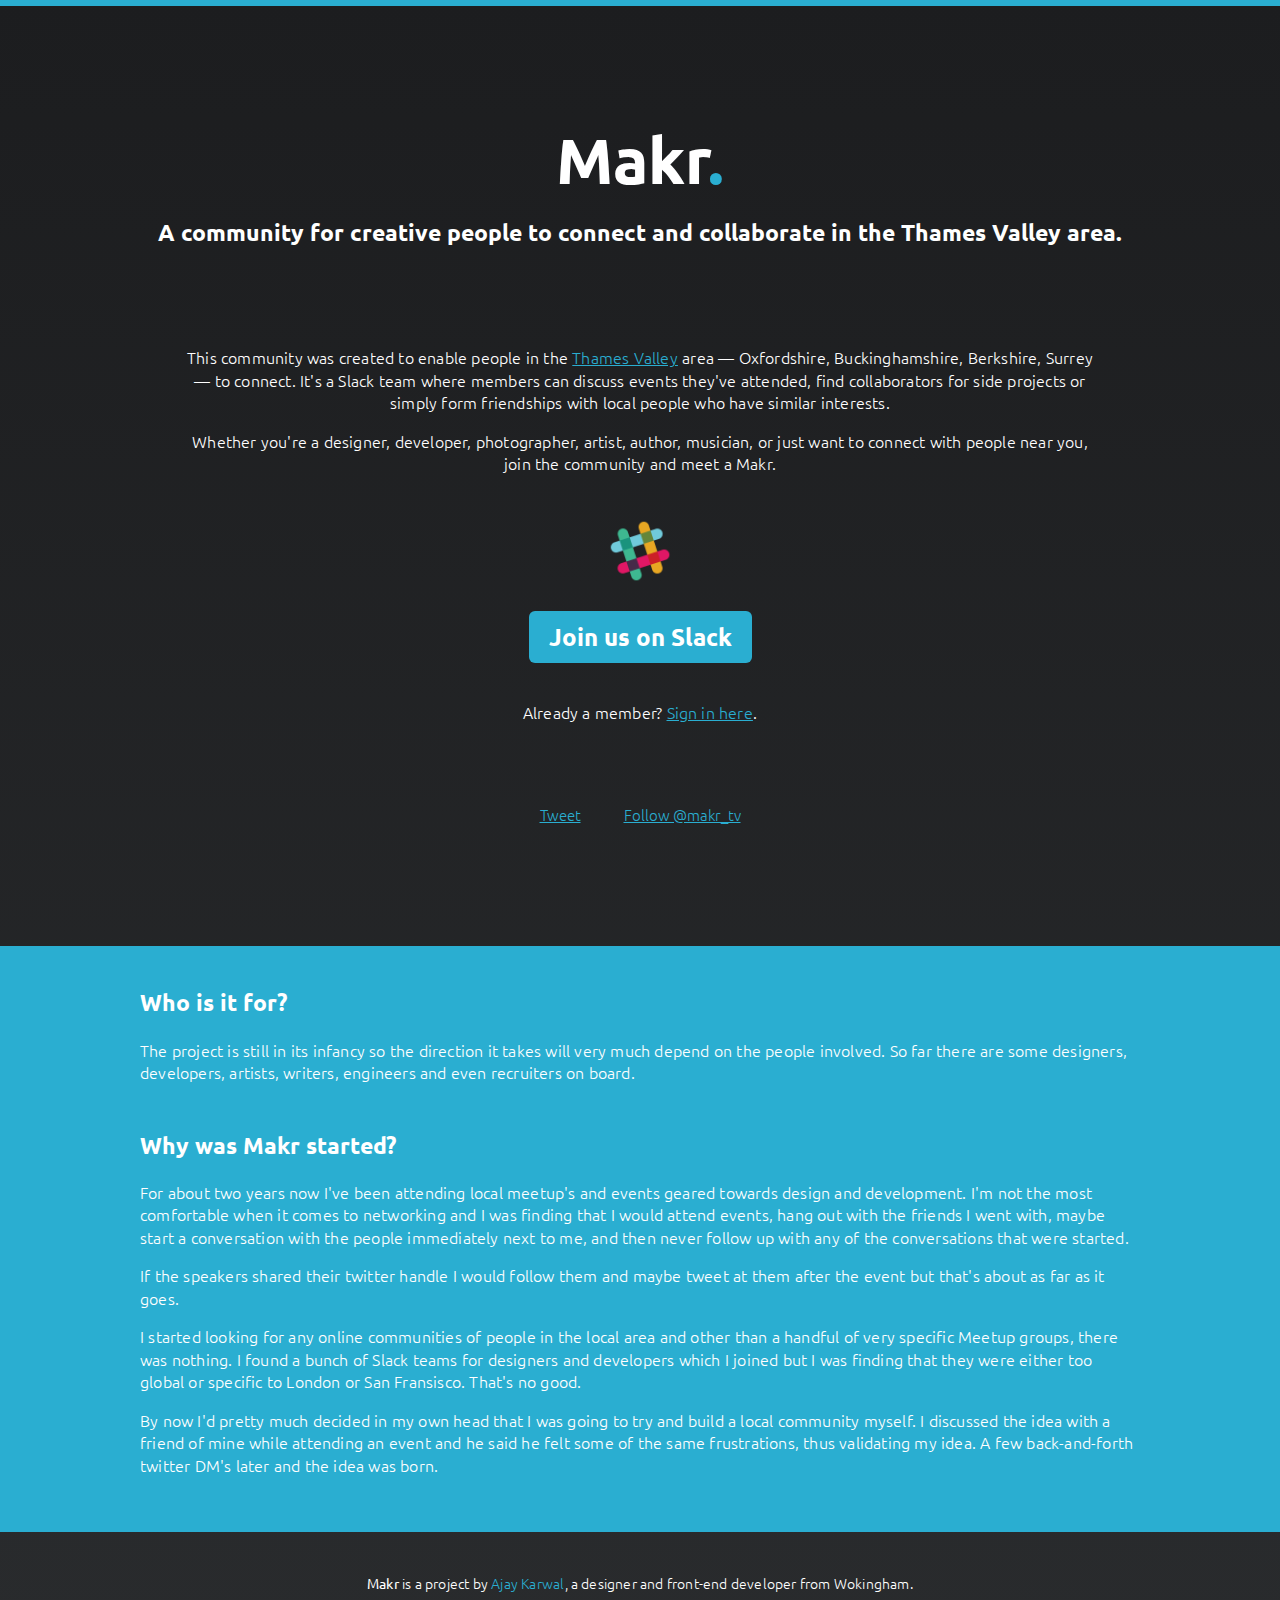
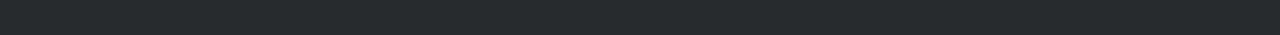
<file: index.html>
<!DOCTYPE html>
<html lang="en">
<head>
  <meta charset="UTF-8">
  <meta name="viewport" content="width=device-width, user-scalable=yes, initial-scale=1.0, minimum-scale=1.0">
  <title>Makr - A place for creative people in Thames Valley to connect</title>
  <meta name="description" content="Makr is a community for people in the Thames Valley area to connect and collaborate on ideas.">
  <meta name="keywords" content="slack community, thames valley, reading, oxford, wokingham, windsor, slough, buckinghamshire, berkshire, creative,">
  <meta name="google-site-verification" content="DfVdEtrYzC-0xLfjy6JMC0zwimhP0ZHBiTUJ7-eVm9E" />
  
  <link rel="apple-touch-icon" sizes="180x180" href="apple-touch-icon.png">
  <link rel="icon" type="image/png" href="favicon-32x32.png" sizes="32x32">
  <link rel="icon" type="image/png" href="favicon-16x16.png" sizes="16x16">
  <link rel="shortcut icon" type="image/x-icon" href="favicon.ico">
  <link rel="manifest" href="manifest.json">
  <link rel="mask-icon" href="safari-pinned-tab.svg" color="#1c1d1f">
  <meta name="theme-color" content="#ffffff">

  <link href="https://fonts.googleapis.com/css?family=Ubuntu+Mono|Ubuntu:300,700" rel="stylesheet">
  <link href="css/site.css" rel="stylesheet">
</head>
<body>
  <header role="banner">
    <h1>Makr<span>.</span></h1>
    <h2>A community for creative people to connect and collaborate in the Thames Valley area.</h2>
  </header>

  <main>
    <div class="container intro">
      <p>
        This community was created to enable people in the <a href="https://en.wikipedia.org/wiki/Thames_Valley" title="Thames Valley information on Wikipedia" target="_blank">Thames Valley</a> area &mdash; Oxfordshire, Buckinghamshire, Berkshire, Surrey &mdash; to connect. It's a Slack team where members can discuss events they've attended, find collaborators for side projects or simply form friendships with local people who have similar interests.
      </p>
      <p>Whether you're a designer, developer, photographer, artist, author, musician, or just want to connect with people near you, join the community and meet a Makr.</p>

      <img src="img/slack-icon.png" alt="Slack" class="slack-logo" />
      
      <a class="typeform-share link btn" href="https://makr.typeform.com/to/hvpFH7" data-mode="1" target="_blank">Join <span id="memberCount">us</span> on Slack</a>
      
      <br />
      <br />
      <p>
        Already a member? <a href="https://makrtv.slack.com/">Sign in here</a>.
      </p>

      <ul class="share-buttons">
        <li>
          <a href="https://twitter.com/share" class="twitter-share-button" data-text="Makr - A #slack community for creative people to connect in the Thames Valley area." data-url="http://makr.tv" data-related="makr_tv,ajaykarwal" data-show-count="false">Tweet</a>
        </li>
        <li>
          <script type="text/javascript" src="http://platform.linkedin.com/in.js"></script><script type="in/share"></script>
        </li>
        <li>
          <a href="https://twitter.com/makr_tv" class="twitter-follow-button" data-show-count="false">Follow @makr_tv</a>
        </li>
      </ul>
    </div>

    <div class="more-info">
      <div class="container">
        <h2>Who is it for?</h2>
        <p>The project is still in its infancy so the direction it takes will very much depend on the people involved. So far there are some designers, developers, artists, writers, engineers and even recruiters on board.</p>

        <h2>Why was Makr started?</h2>
        <p>For about two years now I've been attending local meetup's and events geared towards design and development. I'm not the most comfortable when it comes to networking and I was finding that I would attend events, hang out with the friends I went with, maybe start a conversation with the people immediately next to me, and then never follow up with any of the conversations that were started.</p>
        <p>If the speakers shared their twitter handle I would follow them and maybe tweet at them after the event but that's about as far as it goes.</p>
        <p>I started looking for any online communities of people in the local area and other than a handful of very specific Meetup groups, there was nothing. I found a bunch of Slack teams for designers and developers which I joined but I was finding that they were either too global or specific to London or San Fransisco. That's no good.</p>
        <p>By now I'd pretty much decided in my own head that I was going to try and build a local community myself. I discussed the idea with a friend of mine while attending an event and he said he felt some of the same frustrations, thus validating my idea. A few back-and-forth twitter DM's later and the idea was born.</p>

      </div>
    </div>
  </main>

  <footer role="contentinfo">
    <p><strong>Makr</strong> is a project by <a href="http://twitter.com/ajaykarwal">Ajay Karwal</a>, a designer and front-end developer from Wokingham.</p>
  </footer>

  <script async src="//platform.twitter.com/widgets.js" charset="utf-8"></script>
  <script>(function(){var qs,js,q,s,d=document,gi=d.getElementById,ce=d.createElement,gt=d.getElementsByTagName,id='typef_orm',b='https://s3-eu-west-1.amazonaws.com/share.typeform.com/';if(!gi.call(d,id)){js=ce.call(d,'script');js.id=id;js.src=b+'share.js';q=gt.call(d,'script')[0];q.parentNode.insertBefore(js,q)}})()</script>

  <script>
    (function(i,s,o,g,r,a,m){i['GoogleAnalyticsObject']=r;i[r]=i[r]||function(){
      (i[r].q=i[r].q||[]).push(arguments)},i[r].l=1*new Date();a=s.createElement(o),
      m=s.getElementsByTagName(o)[0];a.async=1;a.src=g;m.parentNode.insertBefore(a,m)
    })(window,document,'script','https://www.google-analytics.com/analytics.js','ga');

    ga('create', 'UA-16609747-9', 'auto');
    ga('send', 'pageview');
  </script>
</body>
</html>
</file>
<file: css/site.css>
*, *::before, *::after {
  box-sizing: border-box;
}
body {
  margin: auto;
  font: normal 300 15px/1.5em 'Ubuntu', sans-serif;
  color: #fff;
  border-top:6px solid #2aaed1;
  padding-top: 100px;
  /* Permalink - use to edit and share this gradient: http://colorzilla.com/gradient-editor/#1c1d1f+0,292b2d+100 */
  background: #1c1d1f; /* Old browsers */
  background: -moz-linear-gradient(top,  #1c1d1f 0%, #292b2d 100%); /* FF3.6-15 */
  background: -webkit-linear-gradient(top,  #1c1d1f 0%,#292b2d 100%); /* Chrome10-25,Safari5.1-6 */
  background: linear-gradient(to bottom,  #1c1d1f 0%,#292b2d 100%); /* W3C, IE10+, FF16+, Chrome26+, Opera12+, Safari7+ */
  filter: progid:DXImageTransform.Microsoft.gradient( startColorstr='#1c1d1f', endColorstr='#292b2d',GradientType=0 ); /* IE6-9 */

}
header[role="banner"] {
  text-align: center;
  margin-bottom: 40px;
}
header[role="banner"] p {
  font-size: 1.4rem;
}
footer[role="contentinfo"] {
  width: 96%;
  padding: 40px 20px;
  margin: 0 2% 0 2%;
  text-align: center;
  font-size: 0.875rem;
}
footer[role="contentinfo"] p {
  font-size: inherit;
  padding:0;
  margin:0;
}
footer[role="contentinfo"] a {
  text-decoration: none;
}

main {
}
.container {
  max-width: 1000px;
  margin:auto;
}
.intro {
  padding: 20px ;
  text-align: center;
  margin-bottom: 80px;
}
.more-info {
  padding: 20px ;
  background-color: #2aaed1;
}
@media only screen and (min-width:700px) {
  .intro {
    padding: 40px;
  }
  .more-info {
    padding: 40px;
  }
}

.more-info h2:first-of-type {
  margin-top:0;
}

hr {
    background-color:#333;
    border:0;
    height:1px;
}
a,
h1 span {
  color: #2aaed1;
}
h1 {
  font-size: 4rem;
}
h2,h3,h4,h5,h6 {
  margin-top:2em;
  line-height: 1.5em;
}
p {
  font-size: 1rem;
  letter-spacing: 0.2px;
}
ul, ol {
  list-style-type: none;
  margin: 0;
  padding: 0;
}
pre, code {
  font-family: 'Ubuntu Mono', monospace;
}
img {
  max-width: 100%;
  height: auto;
  border: 0;
}
.btn {
  display: inline-block;
  padding: 10px 20px;
  background-color: #2aaed1;
  color: #fff;
  text-decoration: none;
  font-size: 1.5rem;
  font-weight: 700;
  vertical-align: middle;
  line-height: normal;
  border-radius: 6px;
}
.slack-logo {
  display: block;
  width: 120px;
  vertical-align: middle;
  margin: auto;
}
.share-buttons {
  margin-top: 80px;
}
.share-buttons li {
  display: inline;
  margin: 0 10px;
}
/*@media only screen and (min-width:800px) {
  footer[role="contentinfo"] {
    position: fixed;
    bottom: 0;
  }
}*/
</file>
